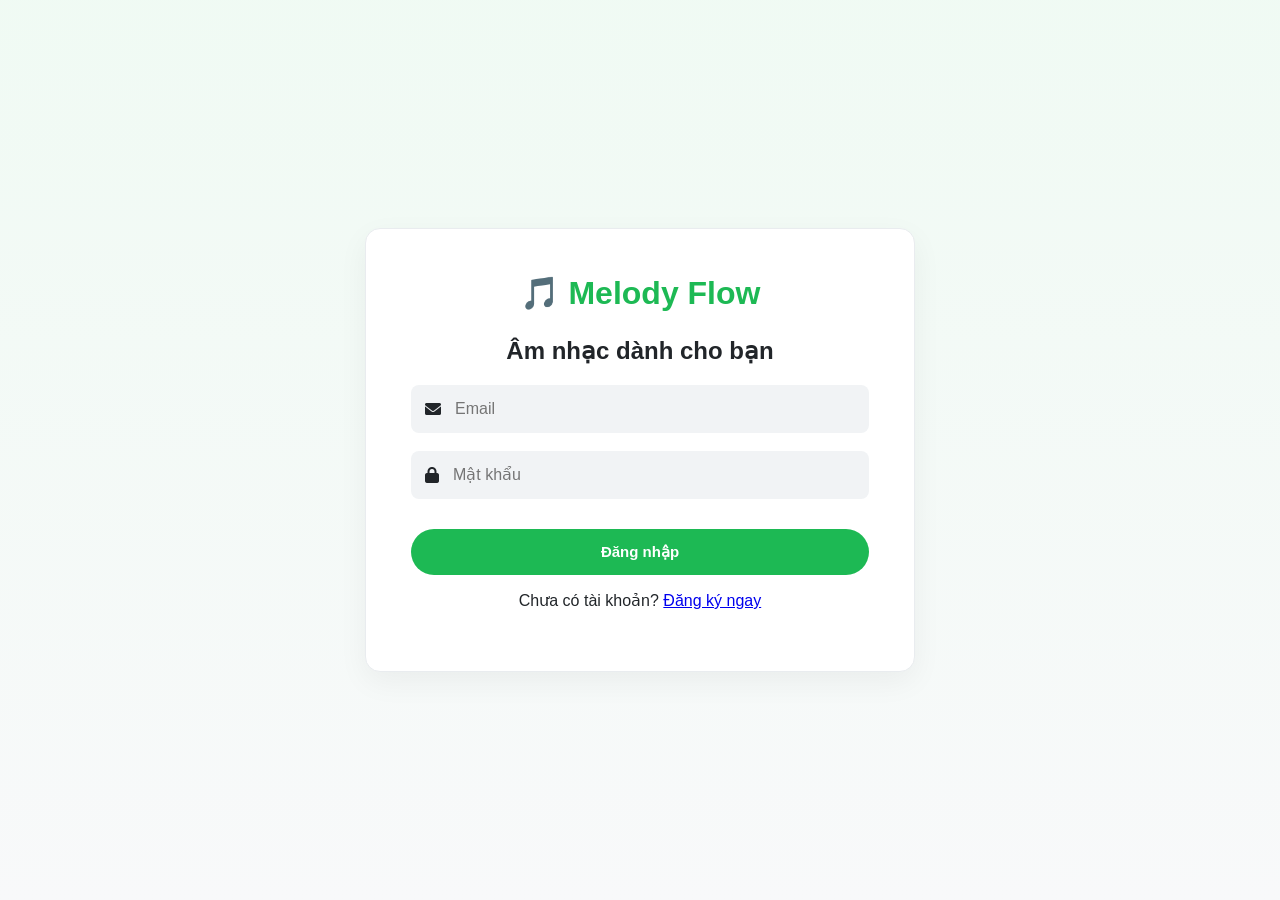
<file: index.html>
<!doctype html>
<html lang="vi">
  <head>
    <meta charset="UTF-8" />
    <meta name="viewport" content="width=device-width, initial-scale=1.0" />
    <title>Melody Flow - Bản phối hoàn hảo</title>
    <link rel="stylesheet" href="style.css" />
    <link
      rel="stylesheet"
      href="https://cdnjs.cloudflare.com/ajax/libs/font-awesome/6.0.0/css/all.min.css"
    />
  </head>
  <body>
    <script>
      if (localStorage.getItem("isLoggedIn") !== "true") {
        window.location.href = "login.html";
      }
    </script>

    <div class="main-layout">
      <aside class="sidebar">
        <div class="logo">🎵 Melody Flow</div>
        <nav>
          <ul>
            <li
              id="nav-discover"
              class="active"
              onclick="switchTab('discover')"
            >
              <i class="fas fa-home"></i> Khám phá
            </li>
            <li id="nav-library" onclick="switchTab('library')">
              <i class="fas fa-heart"></i> Thư viện
            </li>
            <li id="nav-playlist" onclick="switchTab('playlist')">
              <i class="fas fa-list"></i> Playlist
            </li>
            <li id="nav-profile" onclick="switchTab('profile')">
              <i class="fas fa-user"></i> Hồ sơ cá nhân
            </li>
          </ul>
        </nav>
        <div class="user-box">
          <p>
            <i class="fas fa-user-circle"></i>
            <span id="userDisplay">User</span>
          </p>
          <button class="btn-logout" onclick="logout()">Thoát</button>
        </div>
      </aside>

      <main class="content">
        <header class="search-header" id="mainSearchHeader">
          <div class="search-bar">
            <i class="fas fa-search"></i>
            <input
              type="text"
              id="searchInput"
              placeholder="Tìm bài hát, nghệ sĩ trên iTunes..."
            />
          </div>
          <button class="btn-search" onclick="searchMusic()">Tìm kiếm</button>
        </header>

        <section class="results-section">
          <h2 id="sectionTitle">Gợi ý cho bạn</h2>
          <div id="musicList" class="music-grid">
            <div class="loader">Đang tải nhạc...</div>
          </div>
        </section>
      </main>
    </div>

    <script src="app.js"></script>
    <script>
      window.onload = function () {
        if (typeof loadFeaturedMusic === "function") {
          loadFeaturedMusic();
        }
        updateUserSidebarDisplay();
      };
    </script>
  </body>
</html>
</file>
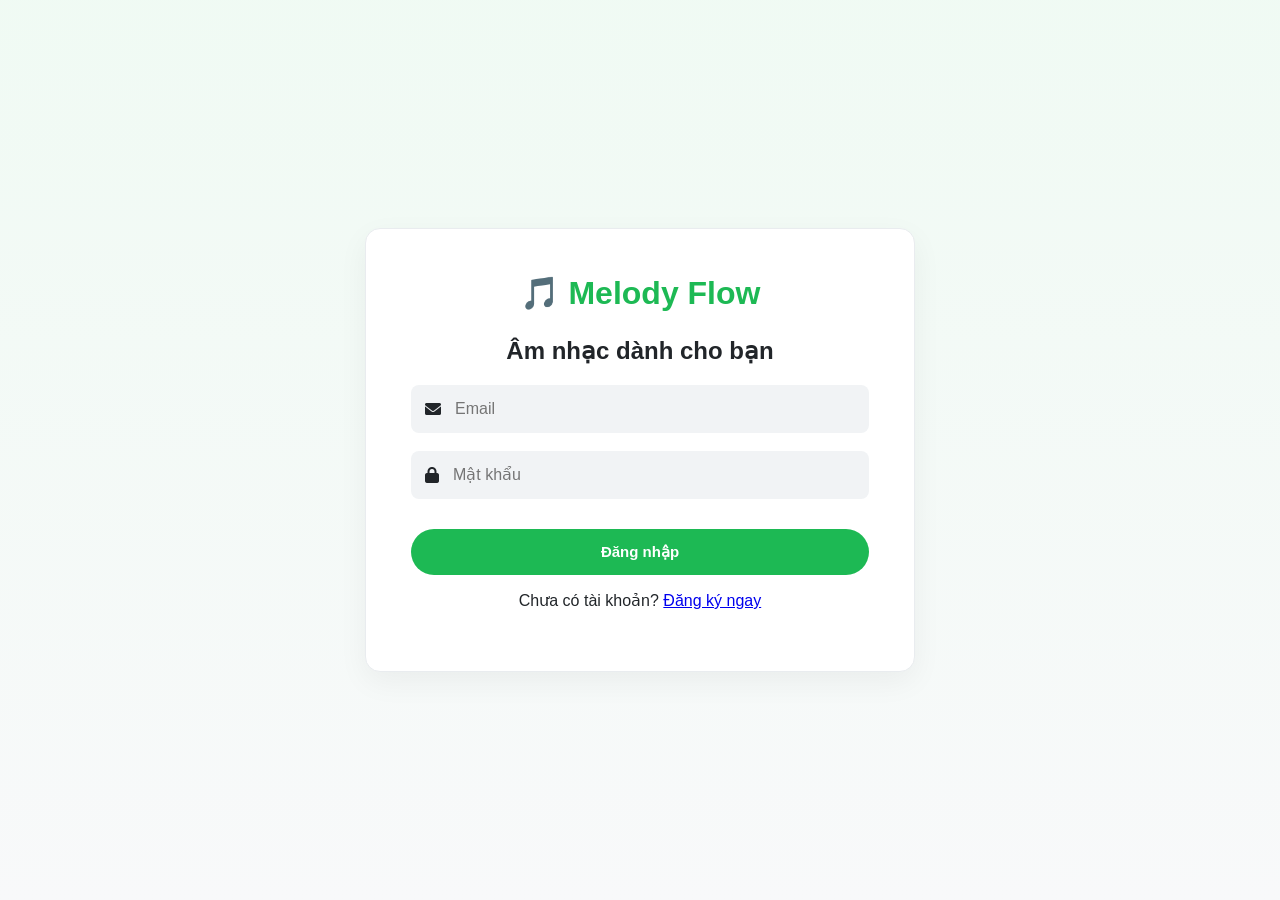
<file: login.html>
<!DOCTYPE html>
<html lang="vi">
<head>
    <meta charset="UTF-8">
    <meta name="viewport" content="width=device-width, initial-scale=1.0">
    <title>Đăng nhập - Melody Flow</title>
    <link rel="stylesheet" href="style.css">
    <link rel="stylesheet" href="https://cdnjs.cloudflare.com/ajax/libs/font-awesome/6.0.0/css/all.min.css">
</head>
<body class="auth-page">
    <div class="auth-container">
        <div class="auth-card">
            <div class="logo">🎵 Melody Flow</div>
            <h2>Âm nhạc dành cho bạn</h2>
            
            <div class="input-group">
                <i class="fas fa-envelope"></i>
                <input type="email" id="email" placeholder="Email">
            </div>
            
            <div class="input-group">
                <i class="fas fa-lock"></i>
                <input type="password" id="password" placeholder="Mật khẩu">
            </div>

            <div class="auth-buttons">
                <button class="btn-login" onclick="login()">Đăng nhập</button>
            </div>

            <p class="auth-redirect">Chưa có tài khoản? <a href="register.html">Đăng ký ngay</a></p>
        </div>
    </div>
    <script src="app.js"></script>
</body>
</html>
</file>
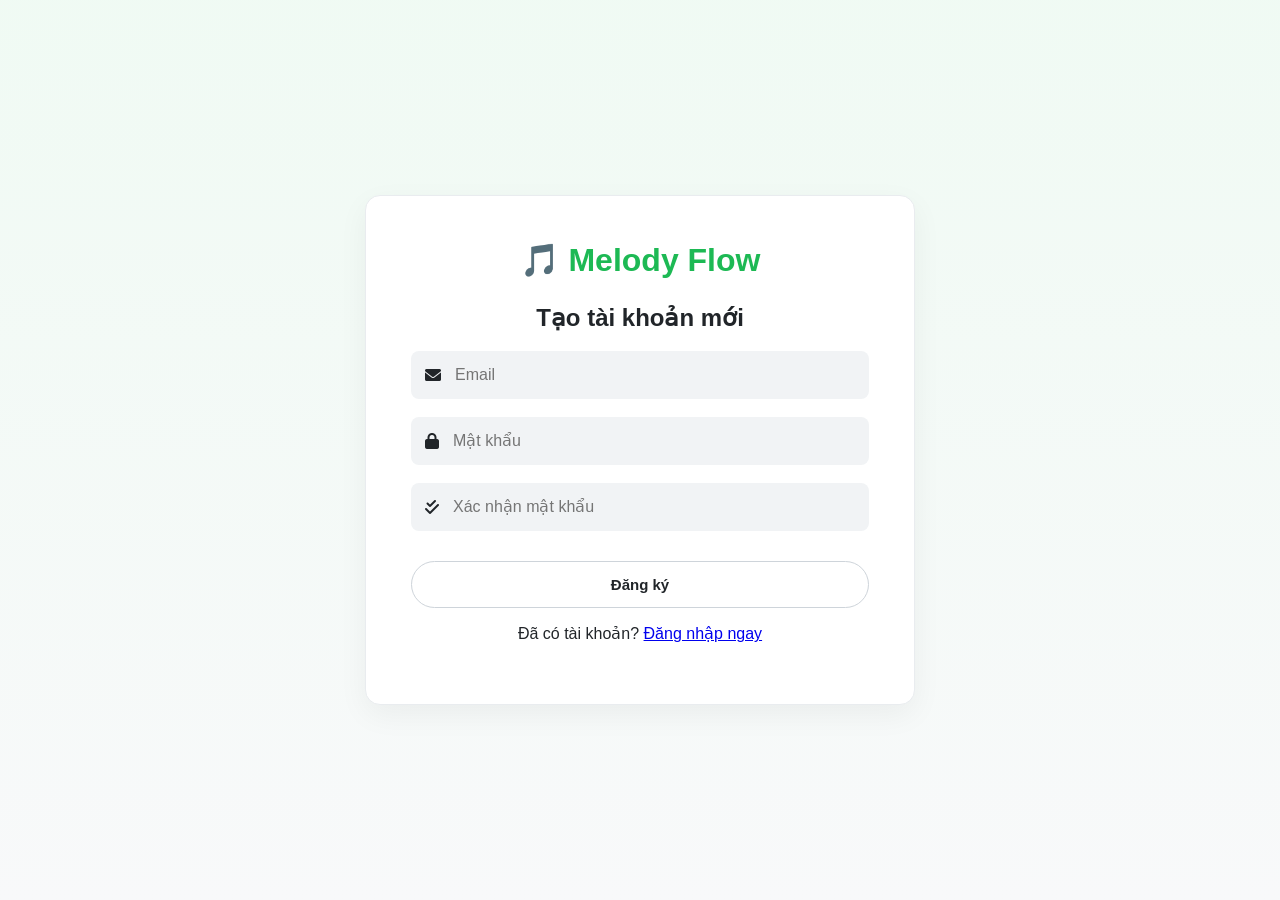
<file: register.html>
<!DOCTYPE html>
<html lang="vi">
<head>
    <meta charset="UTF-8">
    <meta name="viewport" content="width=device-width, initial-scale=1.0">
    <title>Đăng ký - Melody Flow</title>
    <link rel="stylesheet" href="style.css">
    <link rel="stylesheet" href="https://cdnjs.cloudflare.com/ajax/libs/font-awesome/6.0.0/css/all.min.css">
</head>
<body class="auth-page">
    <div class="auth-container">
        <div class="auth-card">
            <div class="logo">🎵 Melody Flow</div>
            <h2>Tạo tài khoản mới</h2>
            
            <div class="input-group">
                <i class="fas fa-envelope"></i>
                <input type="email" id="email" placeholder="Email">
            </div>
            
            <div class="input-group">
                <i class="fas fa-lock"></i>
                <input type="password" id="password" placeholder="Mật khẩu">
            </div>

            <!-- Trường xác nhận mật khẩu mới bổ sung -->
            <div class="input-group">
                <i class="fas fa-check-double"></i>
                <input type="password" id="confirmPassword" placeholder="Xác nhận mật khẩu">
            </div>

            <div class="auth-buttons">
                <button class="btn-register" onclick="register()">Đăng ký</button>
            </div>
            
            <p class="auth-redirect">Đã có tài khoản? <a href="login.html">Đăng nhập ngay</a></p>
        </div>
    </div>
    <script src="app.js"></script>
</body>
</html>
</file>
<file: style.css>
:root {
    --primary: #1db954;
    --primary-dark: #1aa34a;
    --bg-main: #f8f9fa;       
    --bg-card: #ffffff;       
    --bg-sidebar: #ffffff;    
    --border-color: #e9ecef;  
    --text-main: #212529;     
    --text-sub: #6c757d;      
    --favorite-color: #e63946;
}

body { 
    font-family: 'Segoe UI', sans-serif; 
    background: var(--bg-main); 
    color: var(--text-main); 
    margin: 0; 
}

/* AUTH STYLES (ĐĂNG NHẬP / ĐĂNG KÝ) */
.auth-page { display: flex; justify-content: center; align-items: center; height: 100vh; background: linear-gradient(to bottom, #1db95411, #f8f9fa); }
/* Kéo rộng khung đăng nhập từ 450px lên hẳn 550px để các ô nhập Mail/Pass cực kỳ dài và thoáng */
.auth-card { background: var(--bg-card); padding: 45px; border-radius: 15px; width: 550px; text-align: center; box-shadow: 0 10px 30px rgba(0,0,0,0.05); border: 1px solid var(--border-color); box-sizing: border-box; }
.logo { font-size: 32px; font-weight: bold; color: var(--primary); margin-bottom: 25px; }
.input-group { background: #f1f3f5; padding: 14px; margin: 18px 0; border-radius: 8px; display: flex; align-items: center; }
.input-group input { background: transparent; border: none; color: var(--text-main); margin-left: 12px; outline: none; width: 100%; font-size: 16px; }
.auth-buttons button { width: 100%; padding: 14px; margin-top: 12px; border-radius: 25px; border: none; font-weight: bold; cursor: pointer; transition: 0.3s; font-size: 15px; }
.btn-login { background: var(--primary); color: white; }
.btn-login:hover { background: var(--primary-dark); }
.btn-register { background: transparent; color: var(--text-main); border: 1px solid #ced4da !important; }
.btn-register:hover { background: #f1f3f5; }
.auth-note { font-size: 11px; color: var(--text-sub); margin-top: 20px; }

/* MAIN LAYOUT */
.main-layout { display: flex; min-height: 100vh; }
.sidebar { width: 240px; background: var(--bg-sidebar); padding: 20px; position: sticky; top: 0; height: 100vh; border-right: 1px solid var(--border-color); box-sizing: border-box;}
.sidebar ul { list-style: none; padding: 0; }
.sidebar li { padding: 15px 12px; color: var(--text-sub); cursor: pointer; font-weight: bold; border-radius: 8px; transition: 0.2s; margin-bottom: 5px; font-size: 15px; }
.sidebar li.active, .sidebar li:hover { color: var(--primary); background: #1db95411; }
.sidebar i { margin-right: 15px; width: 20px; font-size: 16px; }
.user-box { position: absolute; bottom: 30px; left: 20px; right: 20px; }
.btn-logout { background: #e9ecef; color: var(--text-main); border: none; padding: 10px 15px; width: 100%; border-radius: 20px; cursor: pointer; font-weight: bold; transition: 0.2s; }
.btn-logout:hover { background: #dee2e6; }

/* CONTENT & SEARCH BAR (THANH TÌM KIẾM ĐÃ ĐƯỢC KÉO DÀI THÊM) */
.content { flex: 1; padding: 40px; background: var(--bg-main); }
.search-header { display: flex; align-items: center; gap: 20px; margin-bottom: 40px; width: 100%; }
.search-bar { background: white; border-radius: 30px; padding: 14px 25px; display: flex; align-items: center; width: 100%; max-width: 850px; color: var(--text-sub); border: 1px solid var(--border-color); box-shadow: 0 4px 12px rgba(0,0,0,0.02); box-sizing: border-box; }
.search-bar input { border: none; outline: none; margin-left: 12px; width: 100%; font-size: 16px; color: var(--text-main); }
.btn-search { background: var(--primary); color: white; border: none; padding: 14px 35px; border-radius: 30px; font-weight: bold; cursor: pointer; transition: 0.3s; flex-shrink: 0; font-size: 15px; }
.btn-search:hover { background: var(--primary-dark); }

/* MUSIC GRID & CARDS */
.music-grid { display: grid; grid-template-columns: repeat(auto-fill, minmax(200px, 1fr)); gap: 25px; }
.music-card { background: var(--bg-card); padding: 15px; border-radius: 12px; transition: 0.3s; position: relative; border: 1px solid var(--border-color); box-shadow: 0 4px 10px rgba(0,0,0,0.02); }
.music-card:hover { transform: translateY(-5px); box-shadow: 0 10px 20px rgba(0,0,0,0.05); }
.cover-wrapper { position: relative; }
.music-card img { width: 100%; aspect-ratio: 1; border-radius: 8px; }

/* CONTROLS ON CARD */
.play-btn { position: absolute; right: 10px; bottom: 10px; width: 40px; height: 40px; background: var(--primary); border-radius: 50%; border: none; color: white; display: none; cursor: pointer; box-shadow: 0 4px 10px rgba(0,0,0,0.2); }
.fav-btn { position: absolute; left: 10px; bottom: 10px; width: 40px; height: 40px; background: white; border-radius: 50%; border: none; color: var(--text-sub); display: none; cursor: pointer; box-shadow: 0 4px 10px rgba(0,0,0,0.1); transition: 0.2s; }
.playlist-btn { position: absolute; right: 10px; top: 10px; width: 35px; height: 35px; background: rgba(255, 255, 255, 0.9); border-radius: 50%; border: none; color: var(--text-sub); display: none; cursor: pointer; box-shadow: 0 4px 10px rgba(0,0,0,0.1); }

.fav-btn.active { color: var(--favorite-color); display: block !important; }
.music-card:hover .play-btn, .music-card:hover .fav-btn, .music-card:hover .playlist-btn { display: block; animation: fadeInUp 0.3s; }

.card-info h3 { font-size: 16px; margin: 15px 0 5px; white-space: nowrap; overflow: hidden; text-overflow: ellipsis; color: var(--text-main); }
.card-info p { font-size: 13px; color: var(--text-sub); margin: 0; }
.mini-player { width: 100%; height: 28px; margin-top: 15px; border-radius: 4px; }

.playlist-header-actions { margin-bottom: 25px; display: flex; gap: 15px; width: 100%; }

.input-playlist { padding: 14px 20px; border-radius: 20px; border: 1px solid var(--border-color); outline: none; width: 100%; max-width: 600px; font-size: 15px; box-sizing: border-box; }
.btn-create-playlist { background: var(--text-main); color: white; border: none; padding: 10px 30px; border-radius: 20px; font-weight: bold; cursor: pointer; flex-shrink: 0; font-size: 15px; }

.playlist-grid { display: grid; grid-template-columns: repeat(auto-fill, minmax(180px, 1fr)); gap: 20px; width: 100%; }
.playlist-card { background: white; border: 1px solid var(--border-color); padding: 20px; border-radius: 12px; cursor: pointer; text-align: center; position: relative; box-shadow: 0 4px 10px rgba(0,0,0,0.02); transition: 0.2s; }
.playlist-card:hover { transform: scale(1.02); background: #1db9540a; border-color: var(--primary); }
.playlist-card i.fa-music { font-size: 40px; color: var(--primary); margin-bottom: 15px; }
.playlist-card h4 { margin: 10px 0 5px 0; font-size: 16px; color: var(--text-main); }
.playlist-card p { font-size: 12px; color: var(--text-sub); margin: 0; }
.delete-playlist-btn { position: absolute; top: 10px; right: 10px; border: none; background: transparent; color: var(--text-sub); cursor: pointer; }
.delete-playlist-btn:hover { color: var(--favorite-color); }


/* PROFILE SECTIONS */
.profile-container { 
    background: white; 
    border: 1px solid var(--border-color); 
    padding: 35px; 
    border-radius: 12px; 
    width: 100%; 
    max-width: 100%; /* Ép khung chứa rộng hết cỡ */
    box-shadow: 0 4px 15px rgba(0,0,0,0.02); 
    box-sizing: border-box; 
}

.profile-row { 
    margin-bottom: 25px; 
    display: flex; 
    flex-direction: column; 
    gap: 10px; 
    width: 100%; 
}

.profile-row label { 
    font-weight: bold; 
    color: var(--text-sub); 
    font-size: 13px; 
    text-transform: uppercase; 
    letter-spacing: 0.5px; 
}

.profile-row span { 
    font-size: 16px; 
    color: var(--text-main); 
    background: #f1f3f5; 
    padding: 14px 20px; 
    border-radius: 8px;
    display: block; 
    width: 100%;
    box-sizing: border-box;
}


.profile-row input.input-profile {
    width: 100% !important; /* Dùng !important để ghi đè các thuộc tính max-width cũ nếu có */
    max-width: 100% !important;
    padding: 14px 20px;
    border-radius: 8px;
    border: 1px solid var(--border-color);
    font-size: 16px;
    outline: none;
    box-sizing: border-box;
    background: #ffffff;
}

.btn-save-profile {
    background: var(--primary);
    color: white;
    border: none;
    padding: 14px 40px;
    border-radius: 30px;
    font-weight: bold;
    cursor: pointer;
    font-size: 15px;
    transition: 0.3s;
    margin-top: 10px;
}

.btn-save-profile:hover {
    background: var(--primary-dark);
}
/* GIAO DIỆN POP-UP CHỌN PLAYLIST */
.playlist-modal-overlay {
    position: fixed;
    top: 0; left: 0; width: 100%; height: 100%;
    background: rgba(0, 0, 0, 0.6);
    display: flex; justify-content: center; align-items: center;
    z-index: 9999;
    animation: fadeIn 0.2s ease-out;
}

.playlist-modal-card {
    background: white;
    padding: 30px;
    border-radius: 16px;
    width: 400px;
    max-width: 90%;
    box-shadow: 0 10px 30px rgba(0,0,0,0.15);
    text-align: center;
    position: relative;
    animation: slideUp 0.3s ease-out;
}

.playlist-modal-card h3 {
    margin-top: 0;
    margin-bottom: 20px;
    color: var(--text-main);
    font-size: 18px;
}

.playlist-modal-list {
    max-height: 250px;
    overflow-y: auto;
    margin-bottom: 20px;
    padding-right: 5px;
}

/* Các hàng Playlist để click chọn */
.playlist-modal-item {
    padding: 14px 20px;
    background: #f8f9fa;
    border: 1px solid var(--border-color);
    border-radius: 8px;
    margin-bottom: 10px;
    cursor: pointer;
    text-align: left;
    font-weight: bold;
    color: var(--text-main);
    transition: 0.2s;
    display: flex;
    align-items: center;
    gap: 12px;
}

.playlist-modal-item:hover {
    background: #1db95411;
    border-color: var(--primary);
    color: var(--primary);
}

/* Nút Đóng phía dưới cùng */
.btn-close-modal {
    background: #e9ecef;
    color: var(--text-main);
    border: none;
    padding: 10px 25px;
    border-radius: 20px;
    font-weight: bold;
    cursor: pointer;
    transition: 0.2s;
}

.btn-close-modal:hover {
    background: #dee2e6;
}

/* Hiệu ứng mượt mà */
@keyframes fadeIn { from { opacity: 0; } to { opacity: 1; } }
@keyframes slideUp { from { transform: translateY(20px); opacity: 0; } to { transform: translateY(0); opacity: 1; } }
</file>
